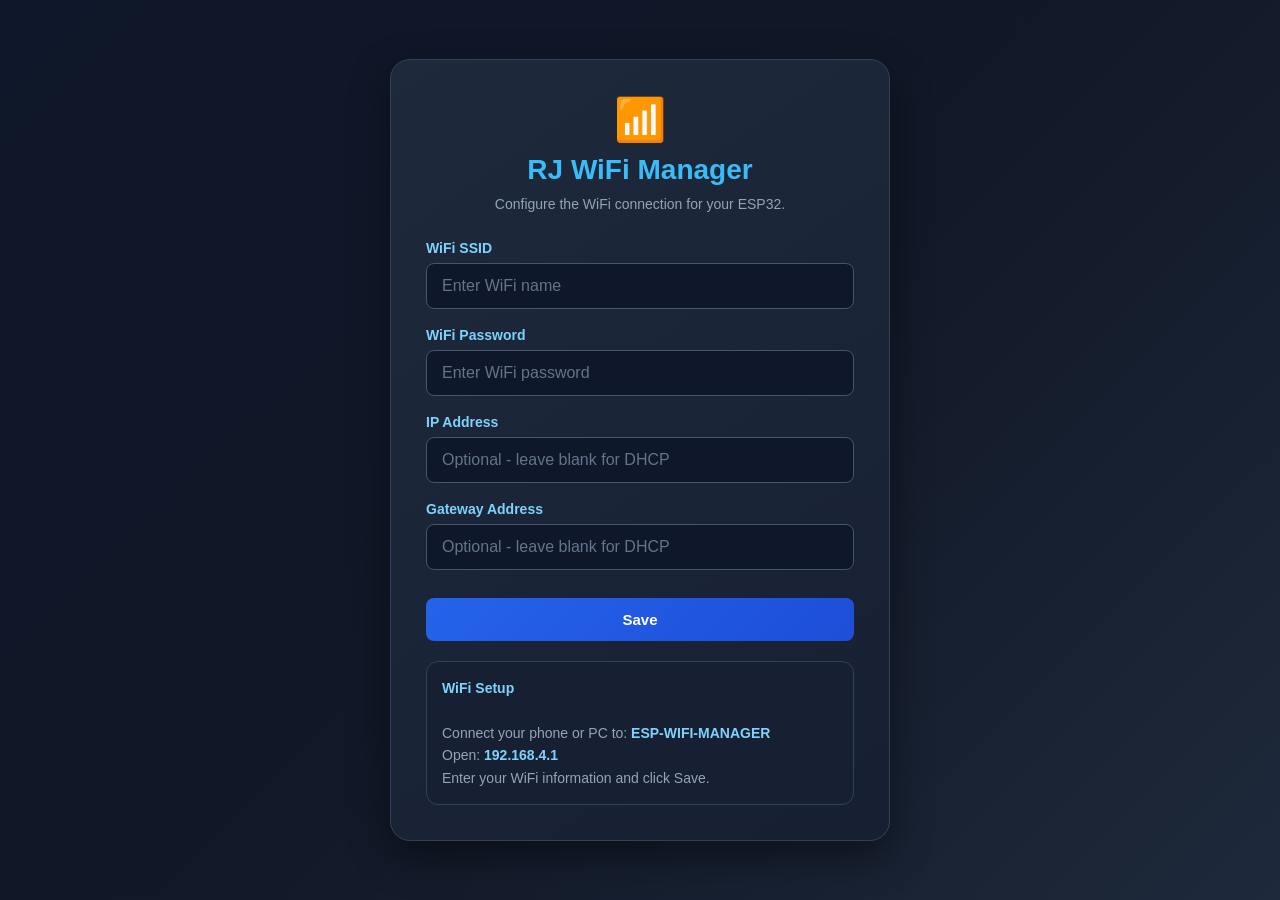
<file: wifimanager.html>
<!DOCTYPE html>
<html lang="en">

<head>

    <meta charset="UTF-8">

    <meta
        name="viewport"
        content="width=device-width, initial-scale=1.0"
    >

    <title>RJ | ESP WiFi Manager</title>


    <style>

        * {

            margin: 0;

            padding: 0;

            box-sizing: border-box;

            font-family:
                Arial,
                Helvetica,
                sans-serif;
        }


        body {

            min-height: 100vh;

            display: flex;

            justify-content: center;

            align-items: center;

            padding: 20px;

            background:
                linear-gradient(
                    135deg,
                    #0f172a,
                    #111827,
                    #1e293b
                );

            color: #e5e7eb;
        }


        .wifi-card {

            width: 100%;

            max-width: 500px;

            padding: 35px;

            background:
                linear-gradient(
                    145deg,
                    #1e293b,
                    #172033
                );

            border-radius: 20px;

            border:
                1px solid
                #334155;

            box-shadow:
                0 15px 40px
                rgba(0,0,0,.45);
        }


        .wifi-icon {

            text-align: center;

            font-size: 42px;

            margin-bottom: 10px;
        }


        .wifi-card h1 {

            text-align: center;

            color: #38bdf8;

            margin-bottom: 10px;

            font-size: 28px;
        }


        .wifi-card p {

            text-align: center;

            color: #94a3b8;

            margin-bottom: 28px;

            font-size: 14px;
        }


        .form-group {

            margin-bottom: 18px;
        }


        .form-group label {

            display: block;

            color: #7dd3fc;

            font-weight: bold;

            margin-bottom: 7px;

            font-size: 14px;
        }


        .form-group input {

            width: 100%;

            padding: 13px 15px;

            border:
                1px solid
                #475569;

            border-radius: 8px;

            outline: none;

            font-size: 16px;

            color: #f8fafc;

            background: #0f172a;
        }


        .form-group input::placeholder {

            color: #64748b;
        }


        .form-group input:focus {

            border-color:
                #3b82f6;

            box-shadow:
                0 0 0 3px
                rgba(59,130,246,.15);
        }


        .wifi-button {

            width: 100%;

            margin-top: 10px;

            padding: 13px 24px;

            border: none;

            border-radius: 8px;

            background:
                linear-gradient(
                    135deg,
                    #2563eb,
                    #1d4ed8
                );

            color: white;

            font-size: 15px;

            cursor: pointer;

            font-weight: bold;
        }


        .wifi-button:hover {

            box-shadow:
                0 6px 18px
                rgba(37,99,235,.35);
        }


        .info {

            margin-top: 20px;

            padding: 15px;

            border-radius: 12px;

            background: #172033;

            border:
                1px solid
                #334155;

            color: #94a3b8;

            font-size: 14px;

            line-height: 1.6;
        }


        .info strong {

            color: #7dd3fc;
        }


        @media(max-width:600px) {

            .wifi-card {

                padding:
                    25px 20px;
            }

        }

    </style>

</head>


<body>


<div class="wifi-card">


    <div class="wifi-icon">
        📶
    </div>


    <h1>
        RJ WiFi Manager
    </h1>


    <p>
        Configure the WiFi connection
        for your ESP32.
    </p>


    <form
        action="/"
        method="POST"
    >


        <div class="form-group">

            <label for="ssid">
                WiFi SSID
            </label>

            <input
                type="text"
                id="ssid"
                name="ssid"
                placeholder="Enter WiFi name"
                required
            >

        </div>


        <div class="form-group">

            <label for="pass">
                WiFi Password
            </label>

            <input
                type="password"
                id="pass"
                name="pass"
                placeholder="Enter WiFi password"
                required
            >

        </div>


        <div class="form-group">

            <label for="ip">
                IP Address
            </label>

            <input
                type="text"
                id="ip"
                name="ip"
                placeholder="Optional - leave blank for DHCP"
            >

        </div>


        <div class="form-group">

            <label for="gateway">
                Gateway Address
            </label>

            <input
                type="text"
                id="gateway"
                name="gateway"
                placeholder="Optional - leave blank for DHCP"
            >

        </div>


        <button
            type="submit"
            class="wifi-button"
        >

            Save

        </button>


    </form>


    <div class="info">

        <strong>
            WiFi Setup
        </strong>

        <br><br>

        Connect your phone or PC to:

        <strong>
            ESP-WIFI-MANAGER
        </strong>

        <br>

        Open:

        <strong>
            192.168.4.1
        </strong>

        <br>

        Enter your WiFi information
        and click Save.

    </div>


</div>


</body>

</html>
</file>
